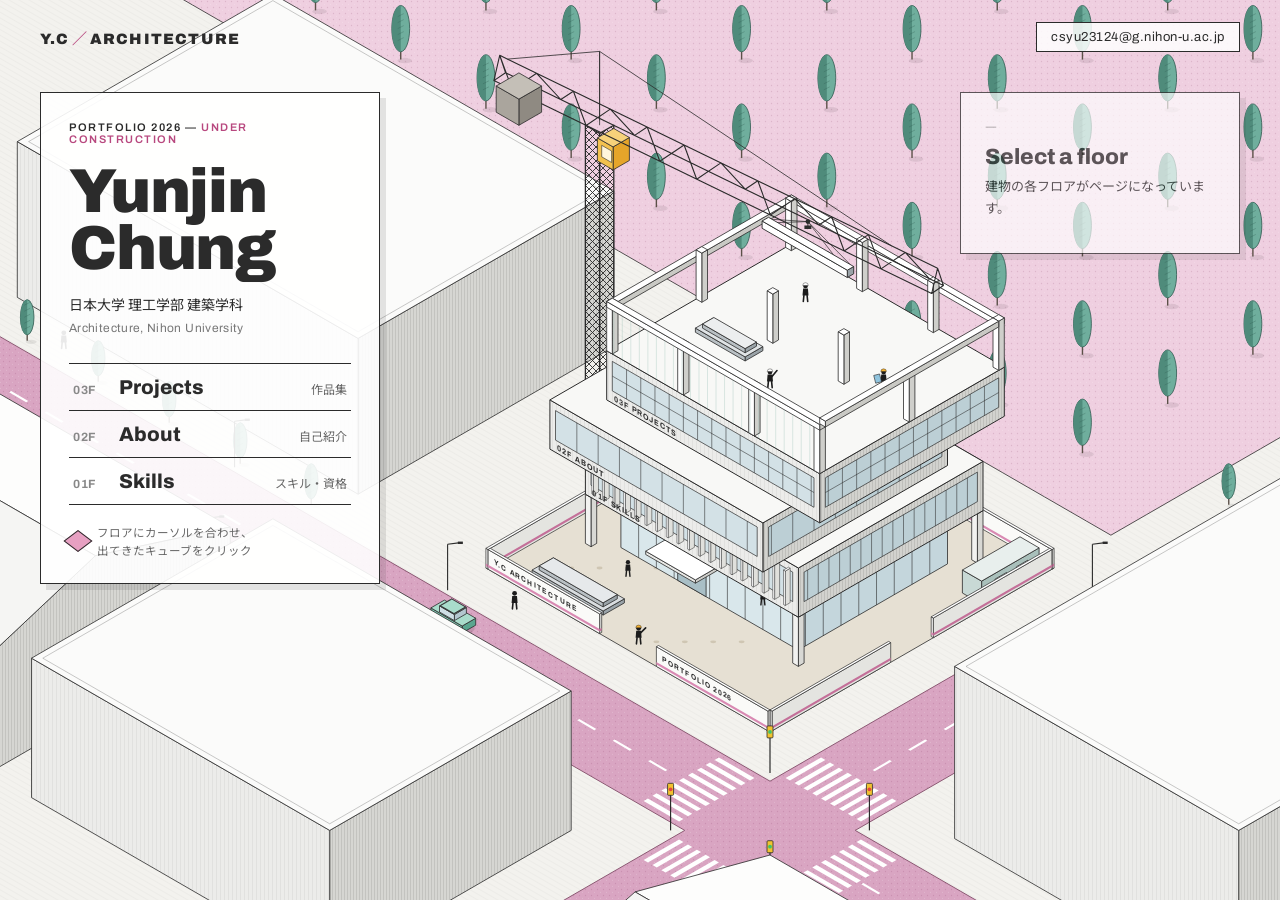
<file: index.html>
<!DOCTYPE html>
<html lang="ja">
<head>
  <meta charset="UTF-8">
  <meta name="viewport" content="width=device-width, initial-scale=1.0">
  <title>Yunjin Chung — Architecture Portfolio</title>
  <meta name="description" content="Chung Yunjin（ジョン ユンジン）の建築ポートフォリオ。日本大学 理工学部 建築学科。設計作品・自己紹介・スキル。">
  <link rel="canonical" href="https://annyonghaseyoyunjinieyo.github.io/archiyunjinchung/">
  <meta property="og:title" content="Yunjin Chung — Architecture Portfolio">
  <meta property="og:description" content="日本大学 理工学部 建築学科 Chung Yunjin の建築ポートフォリオ">
  <meta property="og:type" content="website">
  <meta property="og:url" content="https://annyonghaseyoyunjinieyo.github.io/archiyunjinchung/">
  <meta property="og:image" content="https://annyonghaseyoyunjinieyo.github.io/archiyunjinchung/assets/projects/covers/02.jpg">
  <link rel="preconnect" href="https://fonts.googleapis.com">
  <link rel="preconnect" href="https://fonts.gstatic.com" crossorigin>
  <link href="https://fonts.googleapis.com/css2?family=Archivo:wght@400;600;800;900&family=Noto+Sans+JP:wght@400;500;700&display=swap" rel="stylesheet">
  <link rel="stylesheet" href="css/home.css?v=2">
</head>
<body>

  <!-- Isometric construction scene (drawn by js/home.js) -->
  <svg id="scene" viewBox="0 0 1600 900" preserveAspectRatio="xMidYMid slice" aria-label="工事中の建物のアイソメトリック図">
    <defs>
      <!-- wall hatch (vertical lines) -->
      <pattern id="hatchV" width="3" height="10" patternUnits="userSpaceOnUse">
        <line x1="0.5" y1="0" x2="0.5" y2="10" stroke="#000" stroke-opacity=".13" stroke-width=".7"/>
      </pattern>
      <pattern id="hatchV2" width="4" height="10" patternUnits="userSpaceOnUse">
        <line x1="0.5" y1="0" x2="0.5" y2="10" stroke="#000" stroke-opacity=".07" stroke-width=".7"/>
      </pattern>
      <!-- ground hatch (lines parallel to world x-axis) -->
      <pattern id="hatchG" width="12" height="5" patternUnits="userSpaceOnUse" patternTransform="rotate(30)">
        <line x1="0" y1="0" x2="12" y2="0" stroke="#000" stroke-opacity=".07" stroke-width=".8"/>
      </pattern>
      <!-- road texture -->
      <pattern id="dots" width="6" height="6" patternUnits="userSpaceOnUse">
        <circle cx="1.5" cy="1.5" r=".7" fill="#7a2a55" fill-opacity=".16"/>
        <circle cx="4.5" cy="4.2" r=".5" fill="#fff" fill-opacity=".25"/>
      </pattern>
      <!-- crane lattice -->
      <pattern id="lat" width="7" height="7" patternUnits="userSpaceOnUse">
        <path d="M0,0 L7,7 M7,0 L0,7" stroke="#2b2b2b" stroke-width=".9"/>
      </pattern>
    </defs>
  </svg>

  <!-- ───────── Overlay UI ───────── -->
  <header class="topbar">
    <a class="logo" href="index.html">Y.C<span>／</span>ARCHITECTURE</a>
    <a class="mail" href="mailto:csyu23124@g.nihon-u.ac.jp"><span class="full">csyu23124@g.nihon-u.ac.jp</span><span class="short">MAIL</span></a>
  </header>

  <section class="intro">
    <p class="eyebrow">PORTFOLIO 2026 — <em>UNDER CONSTRUCTION</em></p>
    <h1>Yunjin <br>Chung</h1>
    <p class="sub">日本大学 理工学部 建築学科<br><span>Architecture, Nihon University</span></p>

    <ol class="floor-index">
      <li data-floor="projects"><b>03F</b><span>Projects</span><small>作品集</small></li>
      <li data-floor="about"><b>02F</b><span>About</span><small>自己紹介</small></li>
      <li data-floor="skills"><b>01F</b><span>Skills</span><small>スキル・資格</small></li>
    </ol>
    <p class="hint"><i></i><span class="full">フロアにカーソルを合わせ、<br>出てきたキューブをクリック</span><span class="short">フロアをタップ → キューブをタップ</span></p>
  </section>

  <aside class="caption" id="caption">
    <p class="cap-num" id="capNum">—</p>
    <h2 id="capTitle">Select a floor</h2>
    <p id="capText">建物の各フロアがページになっています。</p>
    <p class="cap-go" id="capGo"></p>
  </aside>

  <div class="wipe" id="wipe"></div>

  <script src="js/home.js?v=2"></script>
</body>
</html>
</file>
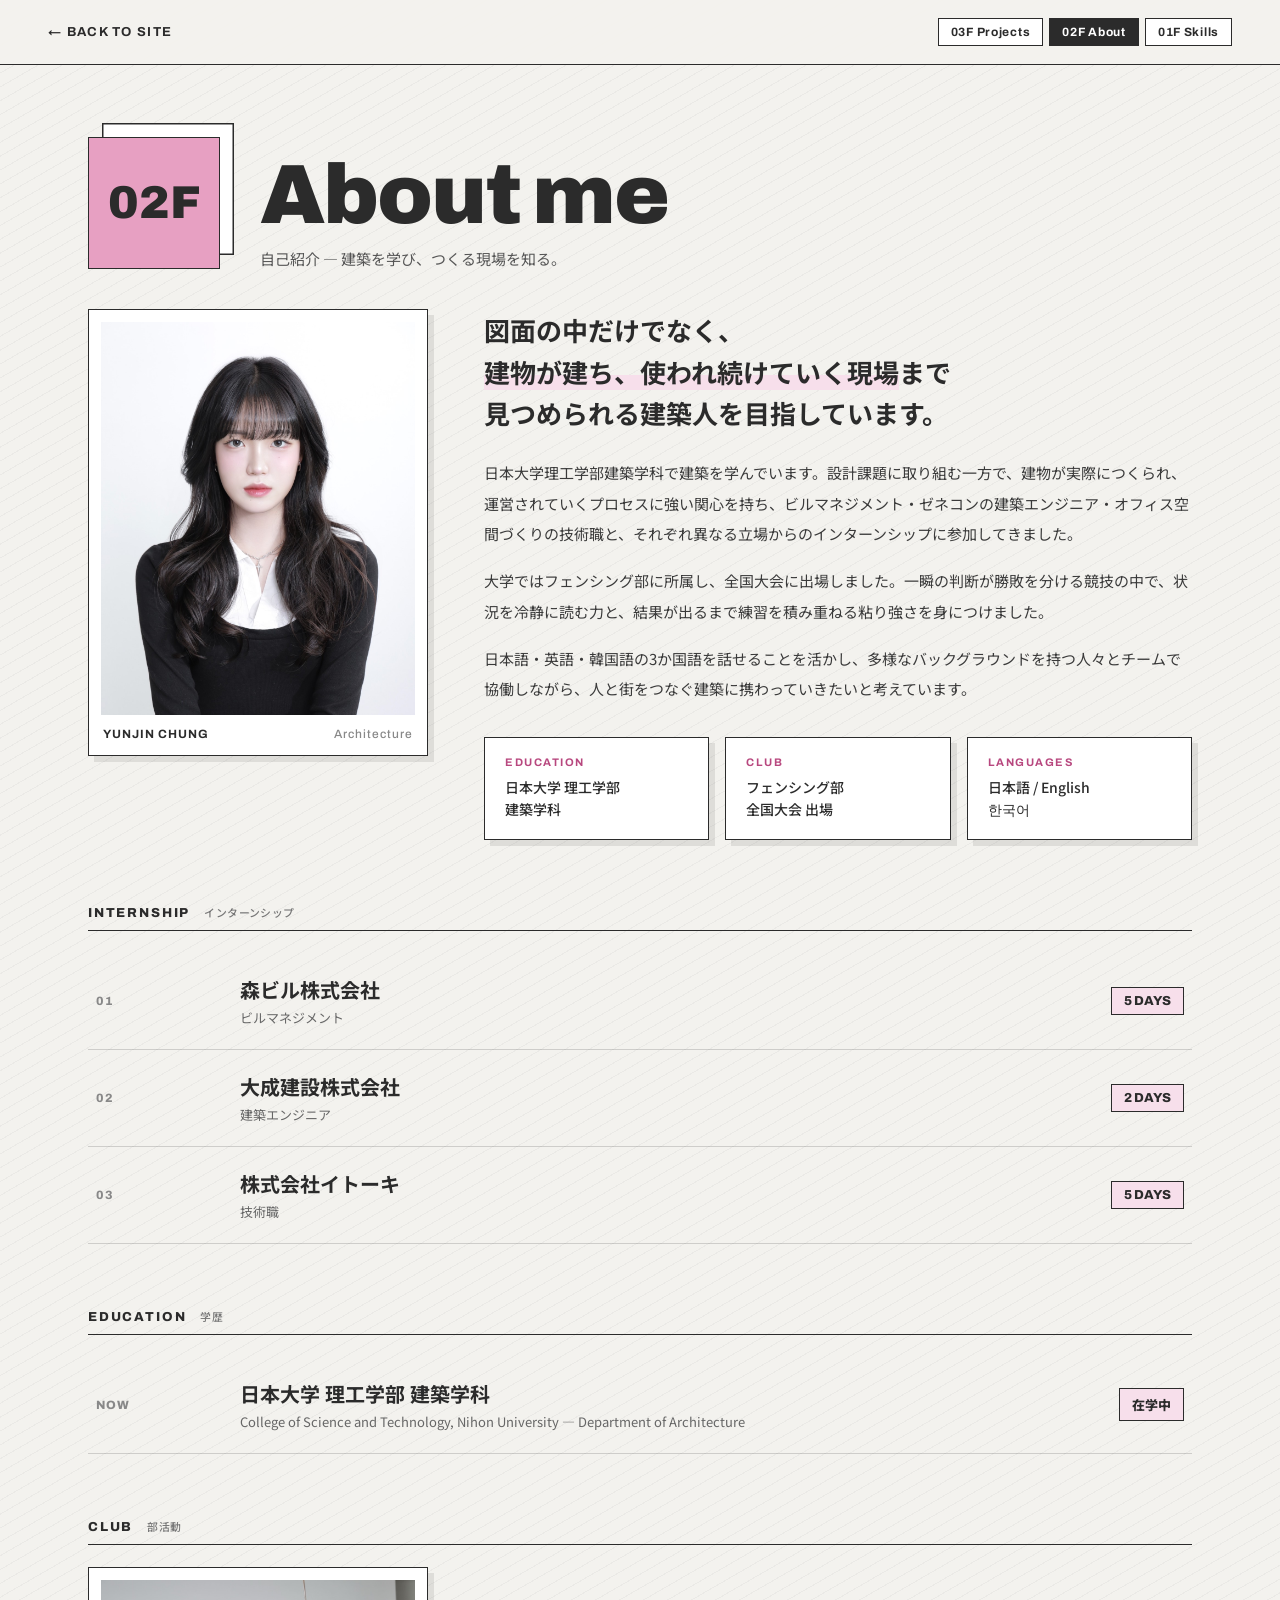
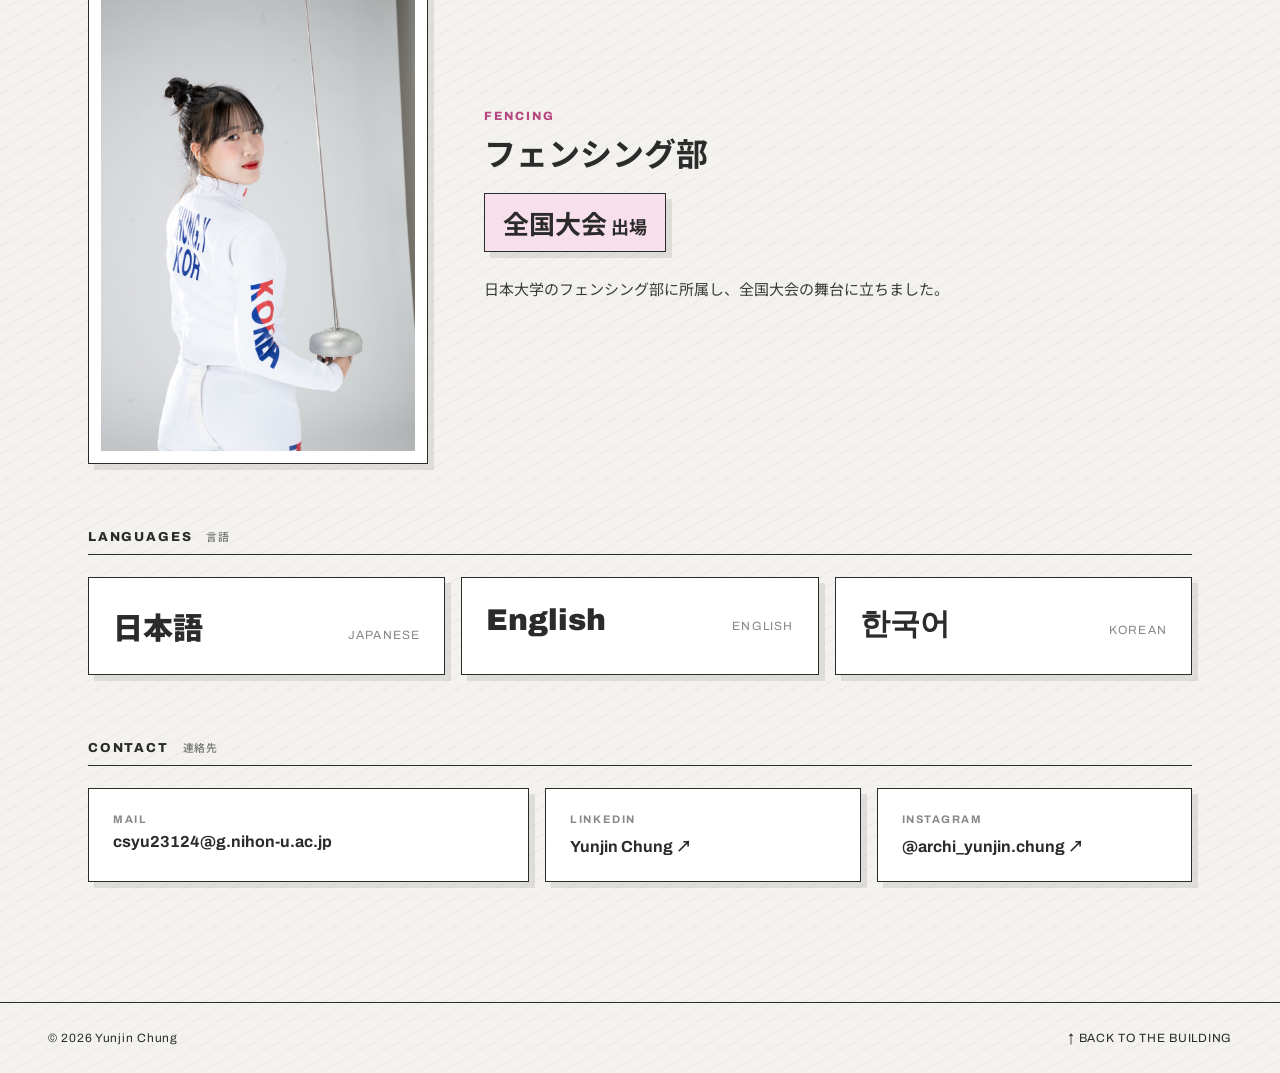
<file: about.html>
<!DOCTYPE html>
<html lang="ja">
<head>
  <meta charset="UTF-8">
  <meta name="viewport" content="width=device-width, initial-scale=1.0">
  <title>About — Yunjin Chung</title>
  <meta name="description" content="Chung Yunjin の自己紹介。日本大学 理工学部 建築学科、インターン経験（森ビル・大成建設・イトーキ）、フェンシング部、3か国語。">
  <link rel="preconnect" href="https://fonts.googleapis.com">
  <link rel="preconnect" href="https://fonts.gstatic.com" crossorigin>
  <link href="https://fonts.googleapis.com/css2?family=Archivo:wght@400;600;800;900&family=Noto+Sans+JP:wght@400;500;700&display=swap" rel="stylesheet">
  <link rel="stylesheet" href="css/sub.css?v=2">
  <style>
    .profile { display: grid; grid-template-columns: 340px 1fr; gap: 56px; align-items: start; }
    .photo { padding: 12px; }
    .photo img { width: 100%; display: block; aspect-ratio: 4 / 5; object-fit: cover; }
    .photo figcaption { display: flex; justify-content: space-between; padding: 12px 2px 2px; font-size: 12px; font-weight: 700; letter-spacing: .08em; }
    .photo figcaption span { color: #888; font-weight: 500; }

    .lead { font-family: var(--jp); font-size: 26px; font-weight: 700; line-height: 1.6; margin: 0 0 24px; }
    .lead em { font-style: normal; background: linear-gradient(transparent 60%, var(--pink-soft) 60%); }
    .body { font-family: var(--jp); font-size: 15px; line-height: 2.05; margin: 0 0 16px; color: #3a3a3a; }

    .facts { display: grid; grid-template-columns: repeat(3, 1fr); gap: 16px; margin-top: 32px; }
    .fact { padding: 18px 20px; }
    .fact b { display: block; font-size: 11px; letter-spacing: .14em; color: var(--pink-deep); margin-bottom: 8px; }
    .fact p { margin: 0; font-family: var(--jp); font-size: 14px; line-height: 1.6; font-weight: 500; }

    .timeline { list-style: none; margin: 0; padding: 0; }
    .timeline li {
      display: grid;
      grid-template-columns: 120px 1fr auto;
      gap: 24px;
      align-items: center;
      padding: 22px 8px;
      border-bottom: 1px solid var(--line);
      transition: background .2s, padding .2s;
    }
    .timeline li:hover { background: #fff; padding-left: 18px; }
    .timeline .tag { font-size: 12px; font-weight: 800; letter-spacing: .1em; color: #888; }
    .timeline h3 { margin: 0; font-family: var(--jp); font-size: 20px; font-weight: 700; }
    .timeline p { margin: 4px 0 0; font-family: var(--jp); font-size: 13px; color: #666; }
    .timeline .days { font-size: 13px; font-weight: 800; padding: 6px 12px; border: 1px solid var(--ink); background: var(--pink-soft); white-space: nowrap; }

    .langs { display: grid; grid-template-columns: repeat(3, 1fr); gap: 16px; }
    .lang { padding: 26px 24px; display: flex; justify-content: space-between; align-items: baseline; }
    .lang strong { font-size: 30px; font-weight: 900; }
    .lang span { font-size: 12px; letter-spacing: .1em; color: #888; }

    .contact { display: grid; grid-template-columns: 1.4fr 1fr 1fr; gap: 16px; }
    .contact a { padding: 24px; text-decoration: none; display: block; transition: transform .2s, background .2s; }
    .contact a:hover { transform: translate(-3px, -3px); background: var(--pink-soft); }
    .contact b { display: block; font-size: 11px; letter-spacing: .14em; color: #888; margin-bottom: 8px; }
    .contact span { font-size: 16px; font-weight: 700; word-break: break-all; }

    .club { display: grid; grid-template-columns: 340px 1fr; gap: 56px; align-items: center; }
    .club-photo { margin: 0; padding: 12px; }
    .club-photo img { width: 100%; display: block; aspect-ratio: 2 / 3; object-fit: cover; }
    .club-tag { margin: 0; font-size: 12px; font-weight: 800; letter-spacing: .16em; color: var(--pink-deep); }
    .club-text h3 { margin: 6px 0 18px; font-family: var(--jp); font-size: 32px; }
    .club-stat {
      display: inline-block;
      margin: 0 0 22px;
      padding: 10px 18px;
      border: 1.5px solid var(--ink);
      background: var(--pink-soft);
      font-family: var(--jp);
      font-size: 18px;
      font-weight: 700;
      box-shadow: 6px 6px 0 rgba(43,43,43,.1);
    }
    .club-stat b { font-size: 26px; }

    @media (max-width: 760px) {
      .club { grid-template-columns: 1fr; gap: 24px; }
      .club-photo { max-width: 320px; }
      .club-text h3 { font-size: 26px; margin-bottom: 14px; }
      .profile { grid-template-columns: 1fr; gap: 28px; }
      .photo { max-width: 320px; }
      .lead { font-size: 20px; }
      .lead br { display: none; }
      .body { font-size: 14px; line-height: 1.95; }
      .facts, .langs, .contact { grid-template-columns: 1fr; gap: 12px; }
      .timeline li { grid-template-columns: 34px 1fr; gap: 6px 14px; padding: 16px 4px; }
      .timeline li:hover { padding-left: 4px; }
      .timeline .days { grid-column: 2; justify-self: start; }
      .timeline h3 { font-size: 17px; }
      .lang strong { font-size: 24px; }
    }
  </style>
</head>
<body>
  <nav class="bar">
    <a class="back" href="index.html">← BACK TO SITE</a>
    <div class="floors">
      <a href="projects.html">03F Projects</a>
      <a class="on" href="about.html">02F About</a>
      <a href="skills.html">01F Skills</a>
    </div>
  </nav>

  <header class="head">
    <div class="elevator">02F</div>
    <div>
      <h1>About me</h1>
      <p>自己紹介 — 建築を学び、つくる現場を知る。</p>
    </div>
  </header>

  <main class="wrap">
    <section class="profile">
      <figure class="photo card" style="margin:0">
        <img src="assets/profile.jpg" alt="Yunjin Chung のポートレート">
        <figcaption>YUNJIN CHUNG <span>Architecture</span></figcaption>
      </figure>

      <div>
        <p class="lead">図面の中だけでなく、<br><em>建物が建ち、使われ続けていく現場</em>まで<br>見つめられる建築人を目指しています。</p>
        <p class="body">
          日本大学理工学部建築学科で建築を学んでいます。設計課題に取り組む一方で、建物が実際につくられ、運営されていくプロセスに強い関心を持ち、ビルマネジメント・ゼネコンの建築エンジニア・オフィス空間づくりの技術職と、それぞれ異なる立場からのインターンシップに参加してきました。
        </p>
        <p class="body">
          大学ではフェンシング部に所属し、全国大会に出場しました。一瞬の判断が勝敗を分ける競技の中で、状況を冷静に読む力と、結果が出るまで練習を積み重ねる粘り強さを身につけました。
        </p>
        <p class="body">
          日本語・英語・韓国語の3か国語を話せることを活かし、多様なバックグラウンドを持つ人々とチームで協働しながら、人と街をつなぐ建築に携わっていきたいと考えています。
        </p>

        <div class="facts">
          <div class="fact card"><b>EDUCATION</b><p>日本大学 理工学部<br>建築学科</p></div>
          <div class="fact card"><b>CLUB</b><p>フェンシング部<br>全国大会 出場</p></div>
          <div class="fact card"><b>LANGUAGES</b><p>日本語 / English<br>한국어</p></div>
        </div>
      </div>
    </section>

    <h2 class="section-title">INTERNSHIP <small>インターンシップ</small></h2>
    <ol class="timeline">
      <li>
        <span class="tag">01</span>
        <div><h3>森ビル株式会社</h3><p>ビルマネジメント</p></div>
        <span class="days">5 DAYS</span>
      </li>
      <li>
        <span class="tag">02</span>
        <div><h3>大成建設株式会社</h3><p>建築エンジニア</p></div>
        <span class="days">2 DAYS</span>
      </li>
      <li>
        <span class="tag">03</span>
        <div><h3>株式会社イトーキ</h3><p>技術職</p></div>
        <span class="days">5 DAYS</span>
      </li>
    </ol>

    <h2 class="section-title">EDUCATION <small>学歴</small></h2>
    <ol class="timeline">
      <li>
        <span class="tag">NOW</span>
        <div><h3>日本大学 理工学部 建築学科</h3><p>College of Science and Technology, Nihon University — Department of Architecture</p></div>
        <span class="days">在学中</span>
      </li>
    </ol>

    <h2 class="section-title">CLUB <small>部活動</small></h2>
    <section class="club">
      <figure class="club-photo card">
        <img src="assets/fencing.jpg" alt="フェンシングのユニフォームを着た Yunjin Chung" loading="lazy">
      </figure>
      <div class="club-text">
        <p class="club-tag">FENCING</p>
        <h3>フェンシング部</h3>
        <p class="club-stat"><b>全国大会</b> 出場</p>
        <p class="body">日本大学のフェンシング部に所属し、全国大会の舞台に立ちました。</p>
      </div>
    </section>

    <h2 class="section-title">LANGUAGES <small>言語</small></h2>
    <div class="langs">
      <div class="lang card"><strong>日本語</strong><span>JAPANESE</span></div>
      <div class="lang card"><strong>English</strong><span>ENGLISH</span></div>
      <div class="lang card"><strong>한국어</strong><span>KOREAN</span></div>
    </div>

    <h2 class="section-title">CONTACT <small>連絡先</small></h2>
    <div class="contact">
      <a class="card" href="mailto:csyu23124@g.nihon-u.ac.jp"><b>MAIL</b><span>csyu23124@g.nihon-u.ac.jp</span></a>
      <a class="card" href="https://www.linkedin.com/in/yunjin-chung-062601381/" target="_blank" rel="noopener"><b>LINKEDIN</b><span>Yunjin Chung ↗</span></a>
      <a class="card" href="https://www.instagram.com/archi_yunjin.chung" target="_blank" rel="noopener"><b>INSTAGRAM</b><span>@archi_yunjin.chung ↗</span></a>
    </div>
  </main>

  <footer class="footer">
    <span>© 2026 Yunjin Chung</span>
    <a href="index.html">↑ BACK TO THE BUILDING</a>
  </footer>
</body>
</html>
</file>
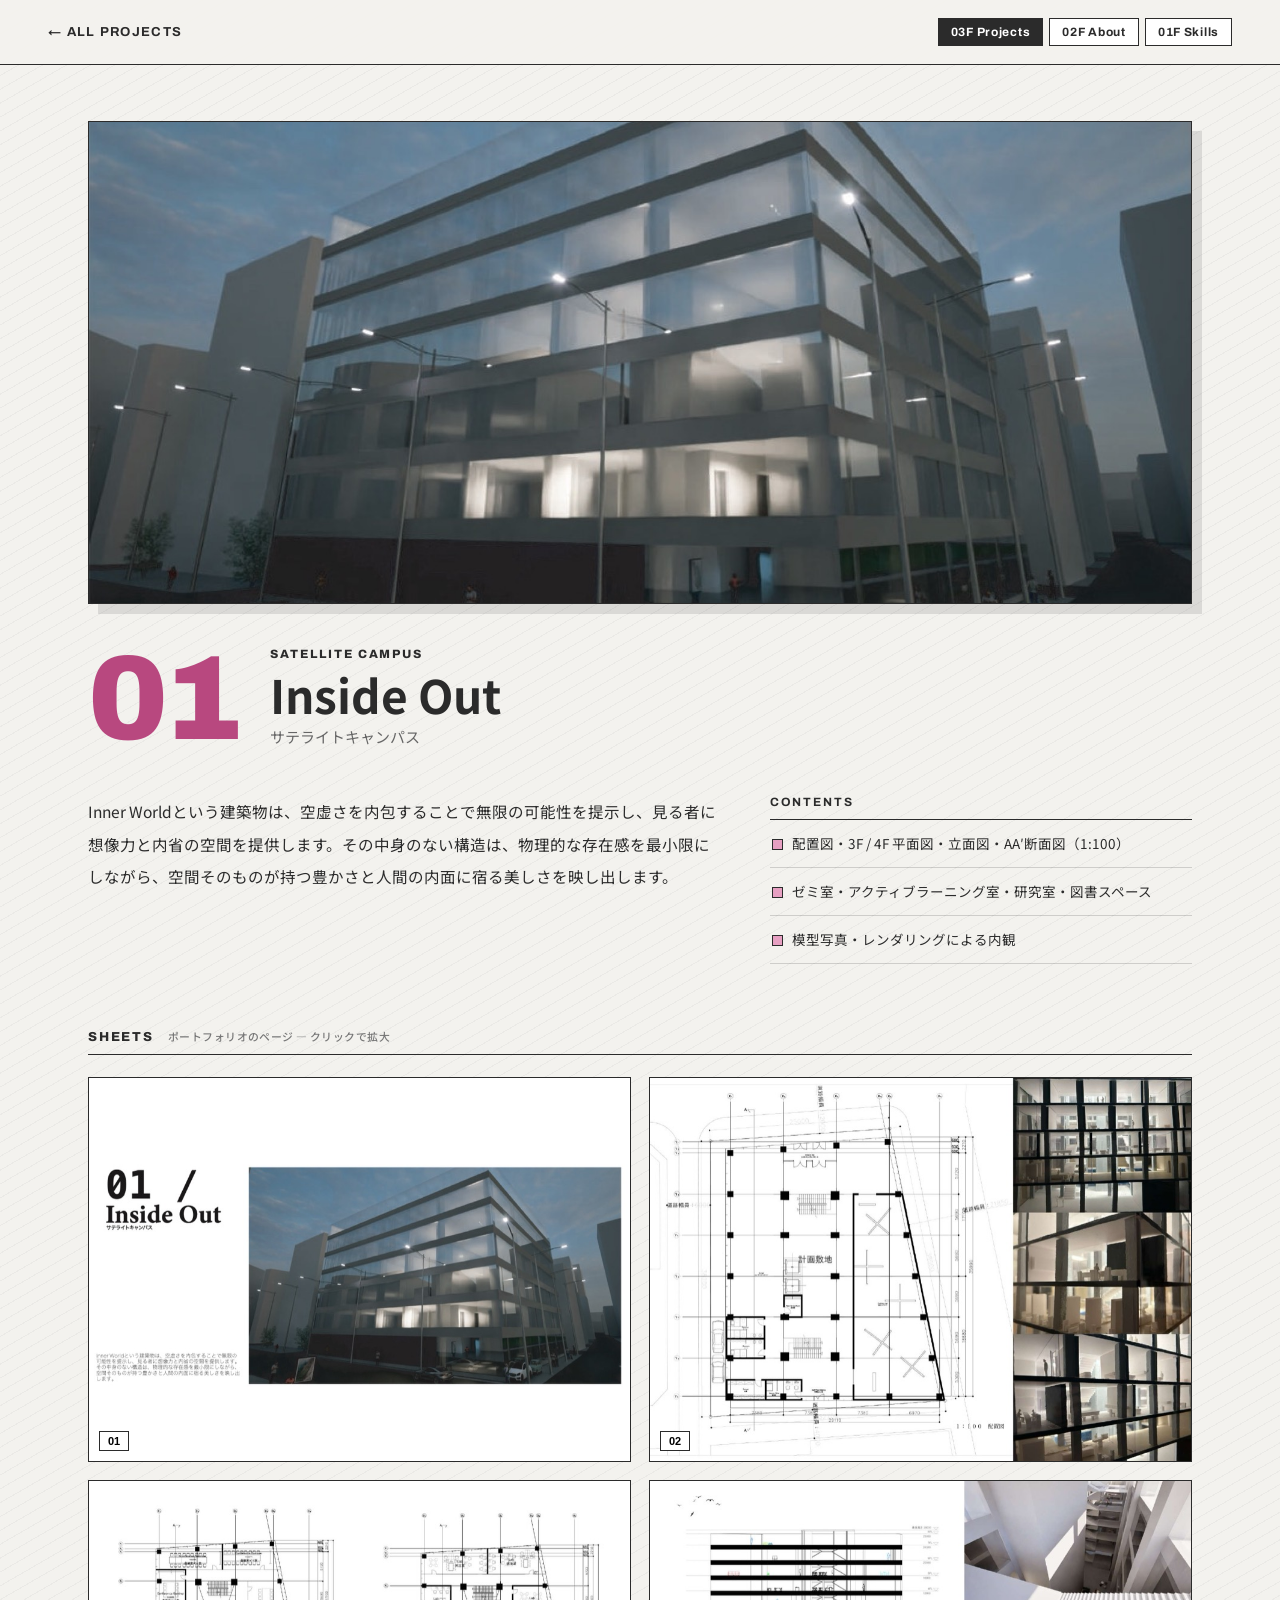
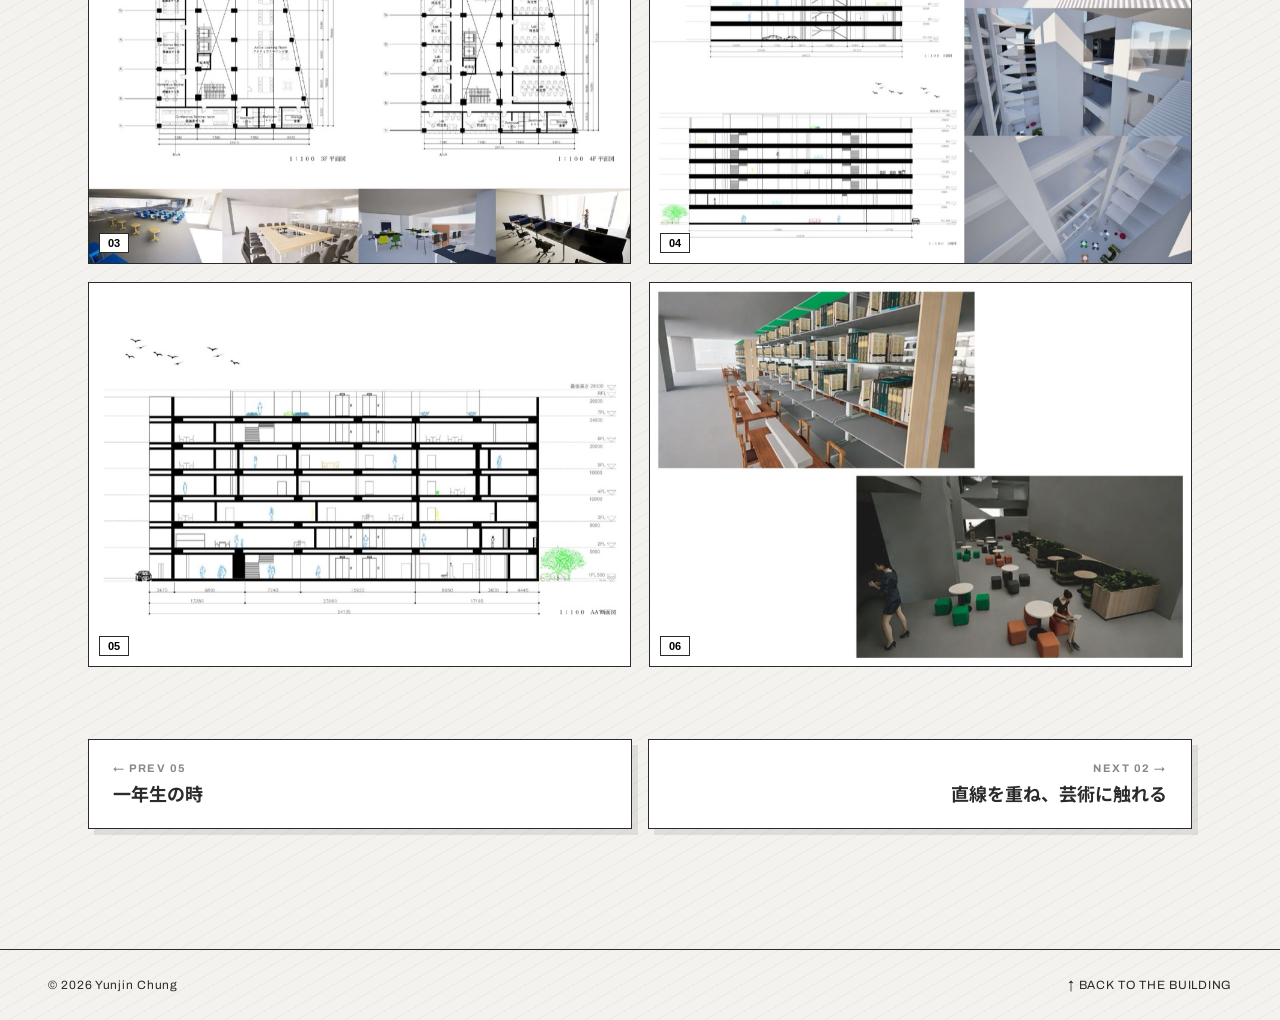
<file: project.html>
<!DOCTYPE html>
<html lang="ja">
<head>
  <meta charset="UTF-8">
  <meta name="viewport" content="width=device-width, initial-scale=1.0">
  <title>Project — Yunjin Chung</title>
  <meta name="description" content="Chung Yunjin の建築プロジェクト詳細">
  <link rel="preconnect" href="https://fonts.googleapis.com">
  <link rel="preconnect" href="https://fonts.gstatic.com" crossorigin>
  <link href="https://fonts.googleapis.com/css2?family=Archivo:wght@400;600;800;900&family=Noto+Sans+JP:wght@400;500;700&display=swap" rel="stylesheet">
  <link rel="stylesheet" href="css/sub.css?v=2">
  <style>
    .hero { max-width: 1200px; margin: 0 auto; padding: 56px 48px 0; }
    .hero-img {
      width: 100%;
      aspect-ratio: 16 / 7;
      object-fit: cover;
      display: block;
      border: 1.5px solid var(--ink);
      box-shadow: 10px 10px 0 rgba(43,43,43,.12);
    }
    .title-row {
      display: grid;
      grid-template-columns: auto 1fr;
      gap: 32px;
      align-items: end;
      margin: 40px 0 0;
    }
    .num {
      font-size: 120px;
      font-weight: 900;
      line-height: .8;
      letter-spacing: -.04em;
      color: var(--pink-deep);
    }
    .title-row small { font-size: 12px; font-weight: 800; letter-spacing: .16em; }
    .title-row h1 { margin: 6px 0 4px; font-family: var(--jp); font-size: 46px; line-height: 1.2; font-weight: 700; }
    .title-row p { margin: 0; font-family: var(--jp); font-size: 15px; color: #666; }

    .info { display: grid; grid-template-columns: 1.5fr 1fr; gap: 48px; margin-top: 48px; }
    .info .desc { font-family: var(--jp); font-size: 15.5px; line-height: 2.1; margin: 0; }
    .info ul { list-style: none; margin: 0; padding: 0; border-top: 1px solid var(--ink); }
    .info li { font-family: var(--jp); font-size: 13.5px; line-height: 1.7; padding: 12px 0 12px 22px; border-bottom: 1px solid var(--line); position: relative; }
    .info li::before { content: ''; position: absolute; left: 2px; top: 19px; width: 9px; height: 9px; background: var(--pink); border: 1px solid var(--ink); }
    .info h4 { margin: 0 0 10px; font-size: 12px; letter-spacing: .16em; }

    .pages { display: grid; grid-template-columns: repeat(2, 1fr); gap: 18px; }
    .pages button {
      padding: 0;
      border: 1px solid var(--ink);
      background: #fff;
      cursor: zoom-in;
      display: block;
      position: relative;
      transition: transform .2s, box-shadow .2s;
    }
    .pages button:hover { transform: translate(-3px, -3px); box-shadow: 6px 6px 0 rgba(43,43,43,.15); }
    .pages img { width: 100%; display: block; aspect-ratio: 841.89 / 595.28; object-fit: cover; }
    .pages span { position: absolute; left: 10px; bottom: 10px; font-size: 11px; font-weight: 800; padding: 3px 8px; background: #fff; border: 1px solid var(--ink); }

    .pn { display: grid; grid-template-columns: 1fr 1fr; gap: 16px; margin-top: 72px; }
    .pn a { padding: 22px 24px; text-decoration: none; transition: background .2s; }
    .pn a:hover { background: var(--pink-soft); }
    .pn a.next { text-align: right; }
    .pn b { display: block; font-size: 11px; letter-spacing: .14em; color: #888; margin-bottom: 6px; }
    .pn span { font-family: var(--jp); font-size: 18px; font-weight: 700; }

    /* lightbox */
    .lb {
      position: fixed;
      inset: 0;
      z-index: 100;
      background: rgba(30,30,30,.92);
      display: none;
      align-items: center;
      justify-content: center;
    }
    .lb.on { display: flex; }
    .lb img { max-width: 92vw; max-height: 88vh; background: #fff; box-shadow: 0 10px 40px rgba(0,0,0,.4); }
    .lb button {
      position: absolute;
      background: #fff;
      border: 1.5px solid var(--ink);
      width: 52px; height: 52px;
      font-size: 22px;
      font-weight: 900;
      cursor: pointer;
    }
    .lb button:hover { background: var(--pink); }
    .lb .prev { left: 24px; top: 50%; translate: 0 -50%; }
    .lb .next { right: 24px; top: 50%; translate: 0 -50%; }
    .lb .close { right: 24px; top: 24px; }
    .lb .count { position: absolute; bottom: 22px; left: 50%; translate: -50% 0; color: #fff; font-size: 13px; letter-spacing: .12em; font-weight: 700; }

    @media (max-width: 760px) {
      .hero { padding: 24px 16px 0; }
      .hero-img { aspect-ratio: 4 / 3; box-shadow: 6px 6px 0 rgba(43,43,43,.12); }
      .title-row { grid-template-columns: 1fr; gap: 6px; margin-top: 24px; }
      .num { font-size: 64px; }
      .title-row h1 { font-size: 28px; }
      .title-row p { font-size: 13px; }
      .info { grid-template-columns: 1fr; gap: 28px; margin-top: 28px; }
      .info .desc { font-size: 14.5px; line-height: 2; }
      .pages { grid-template-columns: 1fr; gap: 12px; }
      .pn { grid-template-columns: 1fr; gap: 10px; margin-top: 48px; }
      .pn a.next { text-align: left; }
      .pn span { font-size: 16px; }
      .lb img { max-width: 100vw; max-height: 80vh; }
      .lb button { width: 44px; height: 44px; font-size: 18px; }
      .lb .prev, .lb .next { top: auto; bottom: 14px; translate: none; }
      .lb .prev { left: 14px; }
      .lb .next { right: 14px; }
      .lb .close { right: 14px; top: 14px; }
    }
  </style>
</head>
<body>
  <nav class="bar">
    <a class="back" href="projects.html">← ALL PROJECTS</a>
    <div class="floors">
      <a class="on" href="projects.html">03F Projects</a>
      <a href="about.html">02F About</a>
      <a href="skills.html">01F Skills</a>
    </div>
  </nav>

  <section class="hero">
    <img class="hero-img" id="hero" alt="">
    <div class="title-row">
      <div class="num" id="num"></div>
      <div>
        <small id="tag"></small>
        <h1 id="title"></h1>
        <p id="sub"></p>
      </div>
    </div>
  </section>

  <main class="wrap">
    <div class="info">
      <p class="desc" id="desc"></p>
      <div><h4>CONTENTS</h4><ul id="contents"></ul></div>
    </div>

    <h2 class="section-title">SHEETS <small>ポートフォリオのページ — クリックで拡大</small></h2>
    <div class="pages" id="pages"></div>

    <div class="pn" id="pn"></div>
  </main>

  <footer class="footer">
    <span>© 2026 Yunjin Chung</span>
    <a href="index.html">↑ BACK TO THE BUILDING</a>
  </footer>

  <div class="lb" id="lb">
    <img id="lbImg" alt="">
    <button class="close" id="lbClose" aria-label="閉じる">×</button>
    <button class="prev" id="lbPrev" aria-label="前へ">←</button>
    <button class="next" id="lbNext" aria-label="次へ">→</button>
    <div class="count" id="lbCount"></div>
  </div>

  <script src="js/projects-data.js?v=2"></script>
  <script>
    const id = new URLSearchParams(location.search).get('id') || '01';
    const i = Math.max(0, PROJECTS.findIndex((p) => p.id === id));
    const p = PROJECTS[i];
    const $ = (s) => document.getElementById(s);

    document.title = `${p.title} — Yunjin Chung`;
    $('hero').src = `assets/projects/covers/${p.id}.jpg`;
    $('hero').alt = p.title;
    $('num').textContent = p.id;
    $('tag').textContent = p.tag;
    $('title').textContent = p.title;
    $('sub').textContent = p.sub;
    $('desc').textContent = p.desc;
    $('contents').innerHTML = p.contents.map((c) => `<li>${c}</li>`).join('');

    $('pages').innerHTML = p.pages.map((pg, k) =>
      `<button data-k="${k}"><img src="assets/projects/thumbs/${pg}.jpg" alt="${p.title} — ${k + 1}" loading="lazy"><span>${String(k + 1).padStart(2, '0')}</span></button>`
    ).join('');

    const prev = PROJECTS[(i - 1 + PROJECTS.length) % PROJECTS.length];
    const next = PROJECTS[(i + 1) % PROJECTS.length];
    $('pn').innerHTML = `
      <a class="card" href="project.html?id=${prev.id}"><b>← PREV ${prev.id}</b><span>${prev.title}</span></a>
      <a class="card next" href="project.html?id=${next.id}"><b>NEXT ${next.id} →</b><span>${next.title}</span></a>`;

    // lightbox
    let cur = 0;
    const show = (k) => {
      cur = (k + p.pages.length) % p.pages.length;
      $('lbImg').src = `assets/projects/pages/${p.pages[cur]}.jpg`;
      $('lbCount').textContent = `${cur + 1} / ${p.pages.length}`;
      $('lb').classList.add('on');
    };
    const close = () => $('lb').classList.remove('on');
    $('pages').addEventListener('click', (e) => { const b = e.target.closest('button'); if (b) show(+b.dataset.k); });
    $('lbPrev').onclick = () => show(cur - 1);
    $('lbNext').onclick = () => show(cur + 1);
    $('lbClose').onclick = close;
    $('lb').addEventListener('click', (e) => { if (e.target.id === 'lb') close(); });
    document.addEventListener('keydown', (e) => {
      if (!$('lb').classList.contains('on')) return;
      if (e.key === 'Escape') close();
      if (e.key === 'ArrowLeft') show(cur - 1);
      if (e.key === 'ArrowRight') show(cur + 1);
    });
  </script>
</body>
</html>
</file>
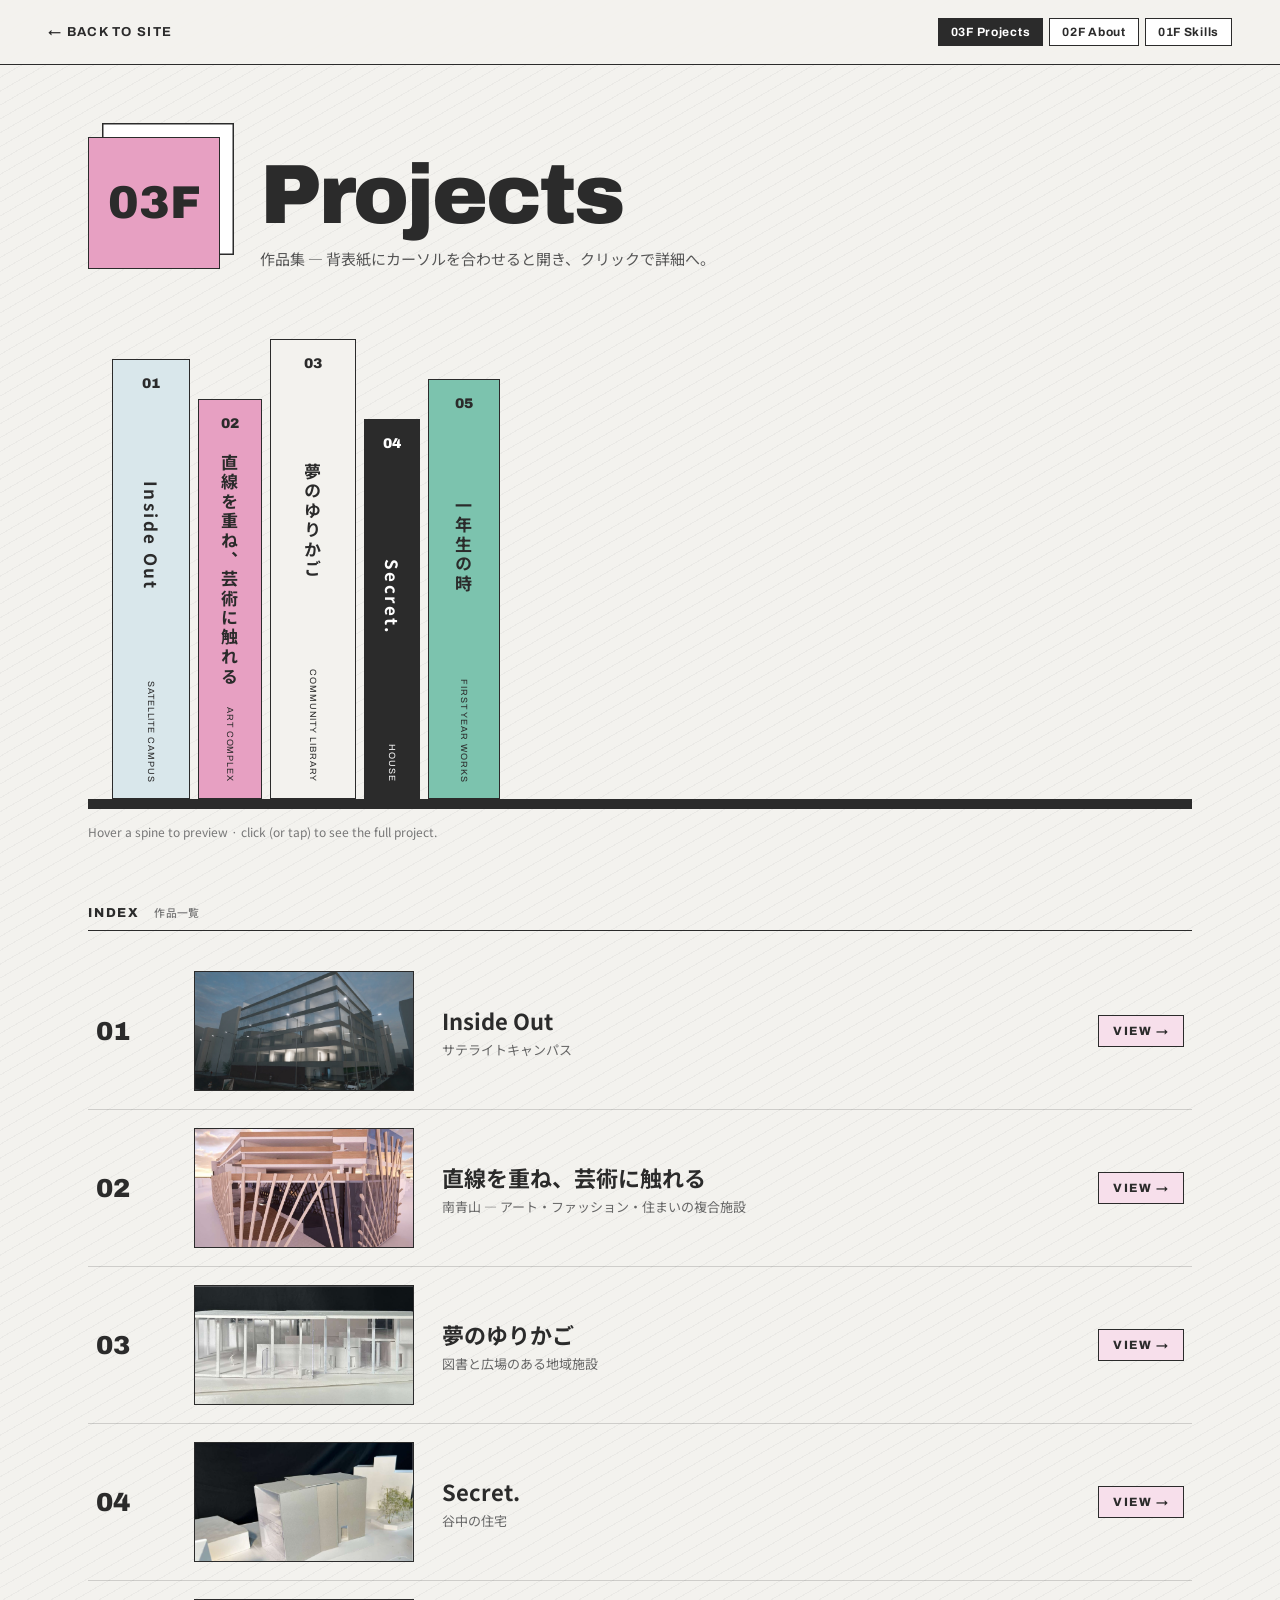
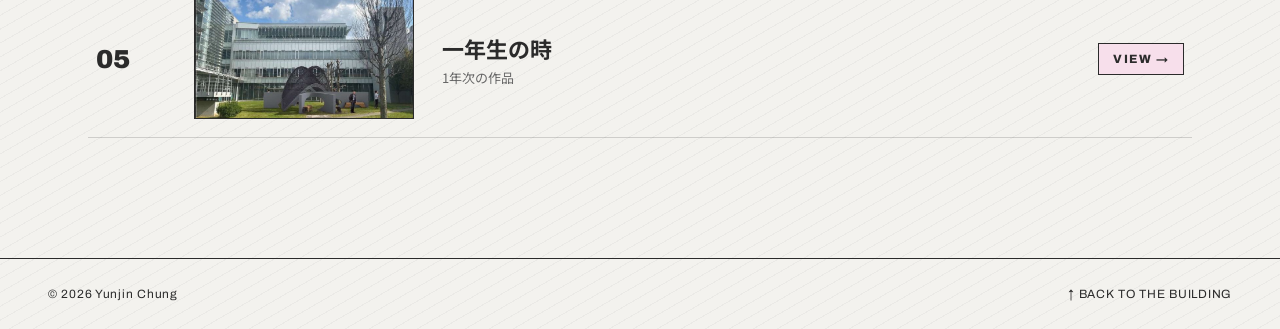
<file: projects.html>
<!DOCTYPE html>
<html lang="ja">
<head>
  <meta charset="UTF-8">
  <meta name="viewport" content="width=device-width, initial-scale=1.0">
  <title>Projects — Yunjin Chung</title>
  <meta name="description" content="Chung Yunjin の建築作品集：Inside Out、直線を重ね、芸術に触れる、夢のゆりかご、Secret.、一年生の時。">
  <link rel="preconnect" href="https://fonts.googleapis.com">
  <link rel="preconnect" href="https://fonts.gstatic.com" crossorigin>
  <link href="https://fonts.googleapis.com/css2?family=Archivo:wght@400;600;800;900&family=Noto+Sans+JP:wght@400;500;700&display=swap" rel="stylesheet">
  <link rel="stylesheet" href="css/sub.css?v=2">
  <style>
    /* bookshelf of projects — hover a spine to open it, click to enter */
    .shelf {
      display: flex;
      align-items: flex-end;
      gap: 8px;
      height: 500px;
      padding: 0 24px;
      border-bottom: 10px solid var(--ink);
    }
    .spine {
      position: relative;
      flex: 0 0 var(--w, 70px);
      height: var(--h, 400px);
      background: var(--c, #fff);
      border: 1.5px solid var(--ink);
      display: flex;
      flex-direction: column;
      justify-content: space-between;
      padding: 16px 0;
      overflow: hidden;
      text-decoration: none;
      color: inherit;
      transition: flex-basis .5s cubic-bezier(.2,.7,.2,1), transform .3s;
    }
    .spine.dark { color: #fff; }
    .spine .no { text-align: center; font-size: 14px; font-weight: 900; }
    .spine .title {
      writing-mode: vertical-rl;
      margin: 0 auto;
      font-family: var(--jp);
      font-weight: 700;
      font-size: 17px;
      letter-spacing: .14em;
      white-space: nowrap;
    }
    .spine .yr { text-align: center; font-size: 9px; letter-spacing: .1em; writing-mode: vertical-rl; margin: 0 auto; }
    .spine .cover {
      position: absolute;
      inset: 0;
      opacity: 0;
      transition: opacity .3s .12s;
      display: flex;
      flex-direction: column;
      background: #fff;
      color: var(--ink);
    }
    .spine .cover img { width: 100%; flex: 1; min-height: 0; object-fit: cover; display: block; border-bottom: 1.5px solid var(--ink); }
    .spine .cover div { padding: 16px 20px 18px; }
    .spine .cover small { font-size: 11px; font-weight: 800; letter-spacing: .14em; color: var(--pink-deep); }
    .spine .cover h3 { margin: 4px 0 2px; font-family: var(--jp); font-size: 22px; line-height: 1.3; }
    .spine .cover p { margin: 0; font-family: var(--jp); font-size: 12.5px; color: #666; }
    .spine .cover em { display: block; margin-top: 10px; font-style: normal; font-size: 11px; font-weight: 700; letter-spacing: .12em; }
    .spine:hover, .spine.open { flex-basis: 440px; transform: translateY(-12px); }
    .spine:hover .cover, .spine.open .cover { opacity: 1; }
    .shelf-note { font-size: 12px; color: #777; margin-top: 14px; font-family: var(--jp); }

    /* index list */
    .index { list-style: none; margin: 0; padding: 0; }
    .index a {
      display: grid;
      grid-template-columns: 70px 220px 1fr auto;
      gap: 28px;
      align-items: center;
      padding: 18px 8px;
      border-bottom: 1px solid var(--line);
      text-decoration: none;
      transition: background .2s, padding .2s;
    }
    .index a:hover { background: #fff; padding-left: 18px; }
    .index .n { font-size: 26px; font-weight: 900; }
    .index img { width: 220px; height: 120px; object-fit: cover; border: 1px solid var(--ink); display: block; }
    .index h3 { margin: 0; font-family: var(--jp); font-size: 22px; }
    .index p { margin: 4px 0 0; font-family: var(--jp); font-size: 13px; color: #666; }
    .index .go { font-size: 12px; font-weight: 800; letter-spacing: .12em; padding: 8px 14px; border: 1px solid var(--ink); background: var(--pink-soft); }

    @media (max-width: 760px) {
      /* shelf scrolls sideways; spines are plain links (no hover on phones) */
      .shelf { height: 360px; padding: 0 8px; gap: 6px; overflow-x: auto; overflow-y: hidden; scroll-snap-type: x mandatory; }
      .spine { height: calc(var(--h) * .75); flex-basis: calc(var(--w) * .85); scroll-snap-align: start; }
      .spine:hover { flex-basis: calc(var(--w) * .85); transform: none; }
      .spine:hover .cover { opacity: 0; }
      .spine .title { font-size: 15px; }
      .index a { grid-template-columns: 1fr auto; gap: 10px 14px; padding: 16px 0; }
      .index a:hover { padding-left: 0; }
      .index img { grid-column: 1 / -1; width: 100%; height: auto; aspect-ratio: 16 / 9; order: -1; }
      .index .n { font-size: 22px; grid-column: 1 / -1; }
      .index h3 { font-size: 19px; }
      .index .go { align-self: start; }
    }
  </style>
</head>
<body>
  <nav class="bar">
    <a class="back" href="index.html">← BACK TO SITE</a>
    <div class="floors">
      <a class="on" href="projects.html">03F Projects</a>
      <a href="about.html">02F About</a>
      <a href="skills.html">01F Skills</a>
    </div>
  </nav>

  <header class="head">
    <div class="elevator">03F</div>
    <div>
      <h1>Projects</h1>
      <p>作品集 — 背表紙にカーソルを合わせると開き、クリックで詳細へ。</p>
    </div>
  </header>

  <main class="wrap">
    <div class="shelf" id="shelf"></div>
    <p class="shelf-note">Hover a spine to preview · click (or tap) to see the full project.</p>

    <h2 class="section-title">INDEX <small>作品一覧</small></h2>
    <ol class="index" id="index"></ol>
  </main>

  <footer class="footer">
    <span>© 2026 Yunjin Chung</span>
    <a href="index.html">↑ BACK TO THE BUILDING</a>
  </footer>

  <script src="js/projects-data.js?v=2"></script>
  <script>
    const sizes = [[78, 440], [64, 400], [86, 460], [56, 380], [72, 420]];
    const shelf = document.getElementById('shelf');
    const index = document.getElementById('index');
    PROJECTS.forEach((p, i) => {
      const [w, h] = sizes[i % sizes.length];
      const href = `project.html?id=${p.id}`;
      const cover = `assets/projects/covers/${p.id}.jpg`;

      const el = document.createElement('a');
      el.className = 'spine' + (p.dark ? ' dark' : '');
      el.href = href;
      el.style.cssText = `--c:${p.color};--w:${w}px;--h:${h}px`;
      el.innerHTML = `
        <span class="no">${p.id}</span>
        <span class="title">${p.title}</span>
        <span class="yr">${p.tag}</span>
        <div class="cover">
          <img src="${cover}" alt="${p.title}">
          <div><small>${p.id} — ${p.tag}</small><h3>${p.title}</h3><p>${p.sub}</p><em>VIEW PROJECT →</em></div>
        </div>`;
      shelf.appendChild(el);

      const li = document.createElement('li');
      li.innerHTML = `<a href="${href}">
        <span class="n">${p.id}</span>
        <img src="${cover}" alt="" loading="lazy">
        <div><h3>${p.title}</h3><p>${p.sub}</p></div>
        <span class="go">VIEW →</span></a>`;
      index.appendChild(li);
    });
  </script>
</body>
</html>
</file>
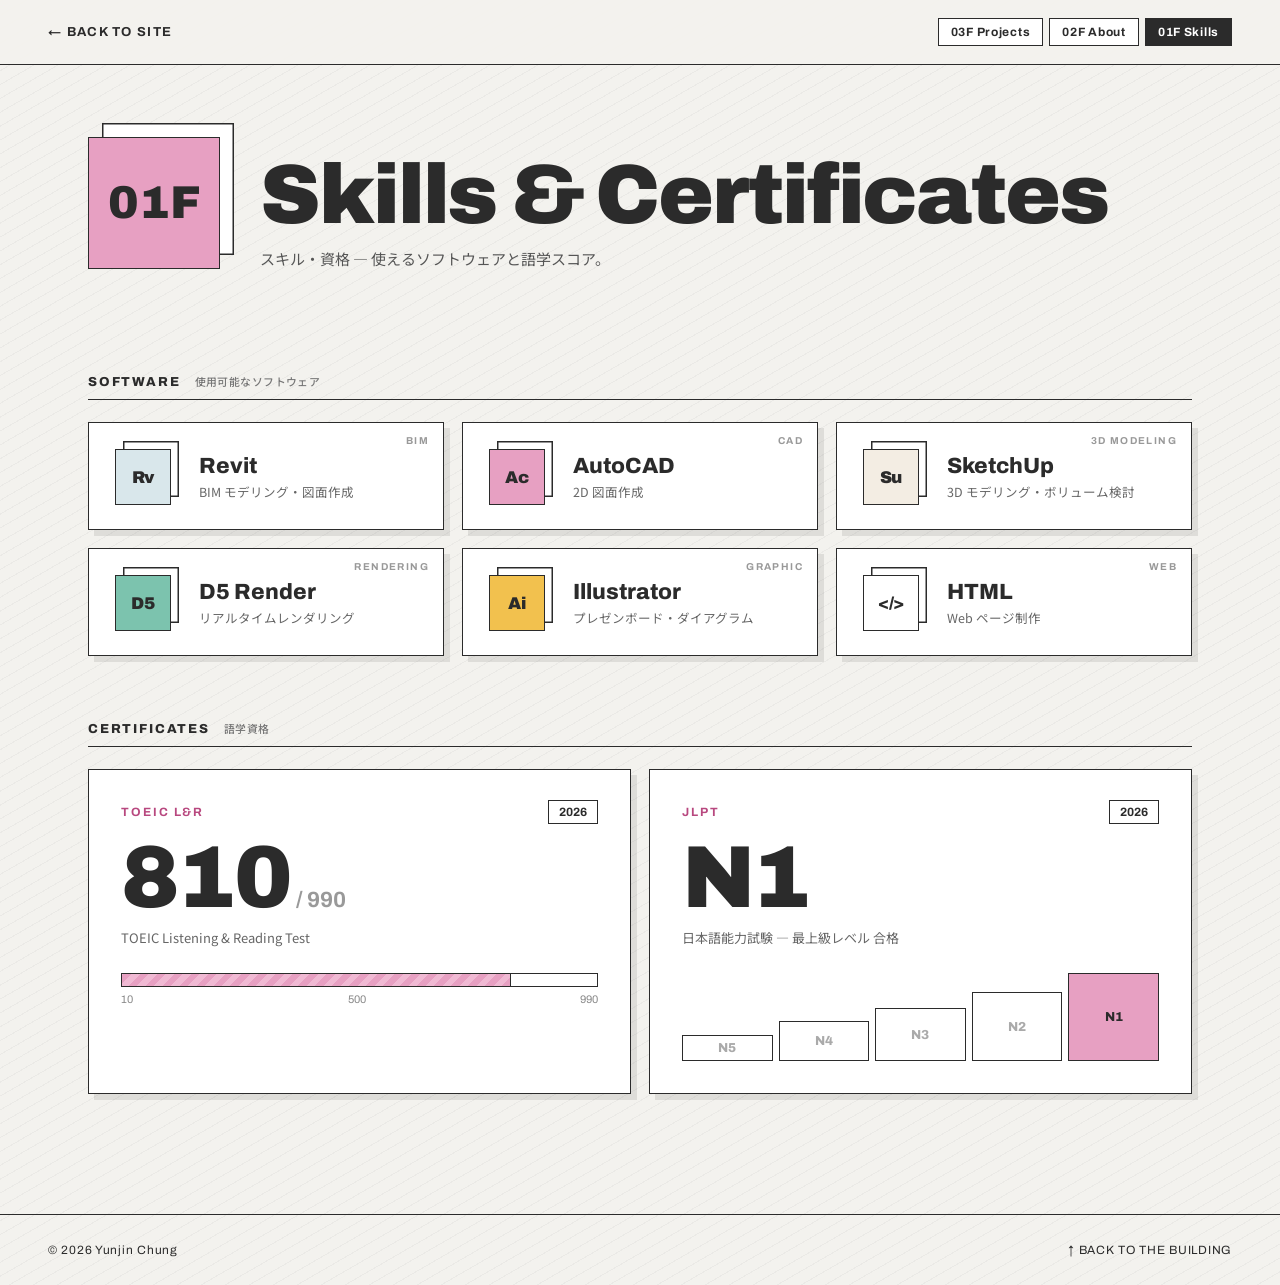
<file: skills.html>
<!DOCTYPE html>
<html lang="ja">
<head>
  <meta charset="UTF-8">
  <meta name="viewport" content="width=device-width, initial-scale=1.0">
  <title>Skills — Yunjin Chung</title>
  <meta name="description" content="Chung Yunjin のスキル・資格：Revit、AutoCAD、SketchUp、D5 Render、Illustrator、HTML。TOEIC 810、JLPT N1。">
  <link rel="preconnect" href="https://fonts.googleapis.com">
  <link rel="preconnect" href="https://fonts.gstatic.com" crossorigin>
  <link href="https://fonts.googleapis.com/css2?family=Archivo:wght@400;600;800;900&family=Noto+Sans+JP:wght@400;500;700&display=swap" rel="stylesheet">
  <link rel="stylesheet" href="css/sub.css?v=2">
  <style>
    /* ── software ── */
    .tools { display: grid; grid-template-columns: repeat(3, 1fr); gap: 18px; }
    .tool {
      position: relative;
      padding: 26px 26px 24px;
      display: grid;
      grid-template-columns: 64px 1fr;
      gap: 20px;
      align-items: center;
      transition: transform .25s, background .25s;
    }
    .tool:hover { transform: translate(-4px, -4px); background: var(--pink-soft); }
    .tool .mark {
      width: 56px; height: 56px;
      border: 1.5px solid var(--ink);
      background: var(--c, var(--pink));
      display: grid;
      place-items: center;
      font-weight: 900;
      font-size: 17px;
      letter-spacing: -.02em;
      box-shadow: 8px -8px 0 -1.5px #fff, 8px -8px 0 0 var(--ink);
    }
    .tool h3 { margin: 0; font-size: 22px; font-weight: 800; }
    .tool p { margin: 4px 0 0; font-family: var(--jp); font-size: 12.5px; color: #666; }
    .tool .cat {
      position: absolute;
      top: 12px; right: 14px;
      font-size: 10px;
      letter-spacing: .14em;
      font-weight: 700;
      color: #999;
    }

    /* ── certificates ── */
    .certs { display: grid; grid-template-columns: 1fr 1fr; gap: 18px; }
    .cert { padding: 30px 32px 32px; }
    .cert-head { display: flex; justify-content: space-between; align-items: baseline; margin-bottom: 10px; }
    .cert-head b { font-size: 12px; letter-spacing: .16em; color: var(--pink-deep); }
    .cert-head span { font-size: 12px; font-weight: 700; padding: 4px 10px; border: 1px solid var(--ink); }
    .cert h3 { margin: 0; font-size: 88px; font-weight: 900; line-height: 1; letter-spacing: -.03em; }
    .cert h3 small { font-size: 22px; font-weight: 700; color: #999; margin-left: 6px; letter-spacing: 0; }
    .cert .what { margin: 6px 0 26px; font-family: var(--jp); font-size: 13px; color: #666; }

    .meter { position: relative; height: 14px; border: 1.5px solid var(--ink); background: #fff; }
    .meter i {
      position: absolute; inset: 0 auto 0 0;
      width: 0;
      background: repeating-linear-gradient(-45deg, var(--pink) 0 6px, #f0b9d3 6px 12px);
      border-right: 1.5px solid var(--ink);
      transition: width 1.2s cubic-bezier(.2,.7,.2,1) .3s;
    }
    .meter-scale { display: flex; justify-content: space-between; margin-top: 6px; font-size: 11px; color: #888; }

    .ladder { display: grid; grid-template-columns: repeat(5, 1fr); gap: 6px; align-items: end; height: 88px; }
    .ladder div {
      border: 1.5px solid var(--ink);
      background: #fff;
      display: grid;
      place-items: center;
      font-size: 13px;
      font-weight: 800;
      color: #aaa;
    }
    .ladder div:nth-child(1) { height: 30%; }
    .ladder div:nth-child(2) { height: 45%; }
    .ladder div:nth-child(3) { height: 60%; }
    .ladder div:nth-child(4) { height: 78%; }
    .ladder .top { height: 100%; background: var(--pink); color: var(--ink); }

    @media (max-width: 760px) {
      .tools, .certs { grid-template-columns: 1fr; gap: 12px; }
      .tool { padding: 20px 18px; grid-template-columns: 56px 1fr; gap: 16px; }
      .tool:hover { transform: none; }
      .tool .mark { width: 46px; height: 46px; font-size: 15px; }
      .tool h3 { font-size: 19px; }
      .cert { padding: 22px 20px 24px; }
      .cert h3 { font-size: 64px; }
    }
  </style>
</head>
<body>
  <nav class="bar">
    <a class="back" href="index.html">← BACK TO SITE</a>
    <div class="floors">
      <a href="projects.html">03F Projects</a>
      <a href="about.html">02F About</a>
      <a class="on" href="skills.html">01F Skills</a>
    </div>
  </nav>

  <header class="head">
    <div class="elevator">01F</div>
    <div>
      <h1>Skills &amp; Certificates</h1>
      <p>スキル・資格 — 使えるソフトウェアと語学スコア。</p>
    </div>
  </header>

  <main class="wrap">
    <h2 class="section-title">SOFTWARE <small>使用可能なソフトウェア</small></h2>
    <div class="tools">
      <div class="tool card"><span class="cat">BIM</span><div class="mark" style="--c:#d9e7eb">Rv</div><div><h3>Revit</h3><p>BIM モデリング・図面作成</p></div></div>
      <div class="tool card"><span class="cat">CAD</span><div class="mark" style="--c:#e7a0c2">Ac</div><div><h3>AutoCAD</h3><p>2D 図面作成</p></div></div>
      <div class="tool card"><span class="cat">3D MODELING</span><div class="mark" style="--c:#f3ede3">Su</div><div><h3>SketchUp</h3><p>3D モデリング・ボリューム検討</p></div></div>
      <div class="tool card"><span class="cat">RENDERING</span><div class="mark" style="--c:#7cc3ae">D5</div><div><h3>D5 Render</h3><p>リアルタイムレンダリング</p></div></div>
      <div class="tool card"><span class="cat">GRAPHIC</span><div class="mark" style="--c:#f2c14e">Ai</div><div><h3>Illustrator</h3><p>プレゼンボード・ダイアグラム</p></div></div>
      <div class="tool card"><span class="cat">WEB</span><div class="mark" style="--c:#fff">&lt;/&gt;</div><div><h3>HTML</h3><p>Web ページ制作</p></div></div>
    </div>

    <h2 class="section-title">CERTIFICATES <small>語学資格</small></h2>
    <div class="certs">
      <div class="cert card">
        <div class="cert-head"><b>TOEIC L&amp;R</b><span>2026</span></div>
        <h3>810<small>/ 990</small></h3>
        <p class="what">TOEIC Listening &amp; Reading Test</p>
        <div class="meter"><i data-w="81.8%"></i></div>
        <div class="meter-scale"><span>10</span><span>500</span><span>990</span></div>
      </div>
      <div class="cert card">
        <div class="cert-head"><b>JLPT</b><span>2026</span></div>
        <h3>N1</h3>
        <p class="what">日本語能力試験 — 最上級レベル 合格</p>
        <div class="ladder"><div>N5</div><div>N4</div><div>N3</div><div>N2</div><div class="top">N1</div></div>
      </div>
    </div>
  </main>

  <footer class="footer">
    <span>© 2026 Yunjin Chung</span>
    <a href="index.html">↑ BACK TO THE BUILDING</a>
  </footer>

  <script>
    // fill the TOEIC meter after load
    window.addEventListener('load', () => {
      document.querySelectorAll('.meter i').forEach((m) => { m.style.width = m.dataset.w; });
    });
  </script>
</body>
</html>
</file>
<file: css/home.css>
:root {
  --ink: #2b2b2b;
  --paper: #f3f2ee;
  --pink: #d98ab3;
  --pink-deep: #b8487f;
  --teal: #5f9e8f;
  --sans: "Archivo", "Noto Sans JP", system-ui, sans-serif;
  --jp: "Noto Sans JP", "Archivo", system-ui, sans-serif;
}

* { box-sizing: border-box; }

html, body {
  margin: 0;
  height: 100%;
  overflow: hidden;
  background: var(--paper);
  color: var(--ink);
  font-family: var(--sans);
}

#scene {
  position: fixed;
  inset: 0;
  width: 100%;
  height: 100%;
  display: block;
}

/* floors & cube */
#scene .floor { cursor: pointer; }
#scene .floor .hl { transition: opacity .25s ease; pointer-events: none; }
#scene .cube { cursor: pointer; }
#scene text { font-family: var(--sans); pointer-events: none; user-select: none; }

/* ───────── top bar ───────── */
.topbar {
  position: fixed;
  top: 0; left: 0; right: 0;
  display: flex;
  justify-content: space-between;
  align-items: center;
  padding: 22px 40px;
  pointer-events: none;
  z-index: 5;
}
.topbar a { pointer-events: auto; color: var(--ink); text-decoration: none; }
.logo { font-weight: 900; letter-spacing: .08em; font-size: 15px; }
.logo span { color: var(--pink-deep); margin: 0 2px; }
.mail {
  font-size: 13px;
  letter-spacing: .04em;
  padding: 7px 14px;
  border: 1px solid var(--ink);
  background: rgba(255,255,255,.85);
}
.mail:hover { background: var(--ink); color: #fff; }

/* ───────── panels ───────── */
.intro, .caption {
  position: fixed;
  background: rgba(255,255,255,.9);
  border: 1px solid var(--ink);
  box-shadow: 6px 6px 0 rgba(43,43,43,.12);
  z-index: 4;
}

.intro {
  left: 40px;
  top: 92px;
  width: 340px;
  padding: 28px 28px 24px;
}
.eyebrow {
  margin: 0 0 18px;
  font-size: 11px;
  letter-spacing: .14em;
  font-weight: 600;
}
.eyebrow em { font-style: normal; color: var(--pink-deep); }
.intro h1 {
  margin: 0;
  font-size: 62px;
  line-height: .92;
  font-weight: 900;
  letter-spacing: -.02em;
}
.sub {
  margin: 16px 0 24px;
  font-family: var(--jp);
  font-size: 14px;
  line-height: 1.6;
}
.sub span { font-family: var(--sans); font-size: 12px; color: #777; letter-spacing: .03em; }

.floor-index { list-style: none; margin: 0; padding: 0; border-top: 1px solid var(--ink); }
.floor-index li {
  display: grid;
  grid-template-columns: 46px 1fr auto;
  align-items: baseline;
  padding: 12px 4px;
  border-bottom: 1px solid var(--ink);
  cursor: pointer;
  transition: background .2s, padding .2s;
}
.floor-index b { font-size: 12px; letter-spacing: .06em; color: #888; }
.floor-index span { font-size: 20px; font-weight: 800; }
.floor-index small { font-family: var(--jp); font-size: 12px; color: #666; }
.floor-index li.on { background: #f7dfeb; padding-left: 12px; }
.floor-index li.on b { color: var(--pink-deep); }

.hint {
  margin: 18px 0 0;
  font-family: var(--jp);
  font-size: 11.5px;
  line-height: 1.6;
  color: #666;
  display: flex;
  gap: 10px;
  align-items: center;
}
.hint i {
  flex: none;
  width: 18px; height: 18px;
  background: #e7a0c2;
  border: 1px solid var(--ink);
  transform: rotate(45deg) skew(-8deg,-8deg);
  animation: bob 1.6s ease-in-out infinite;
}
@keyframes bob { 50% { translate: 4px 0; } }

.caption {
  right: 40px;
  top: 92px;
  width: 280px;
  padding: 22px 24px;
  transition: transform .3s ease, opacity .3s ease;
}
.caption.idle { opacity: .75; }
.cap-num { margin: 0; font-size: 44px; font-weight: 900; line-height: 1; color: var(--pink-deep); }
.caption.idle .cap-num { color: #bbb; }
.caption h2 { margin: 8px 0 6px; font-size: 22px; font-weight: 800; }
.caption p { font-family: var(--jp); font-size: 13px; line-height: 1.7; margin: 0; }
.cap-go { margin-top: 12px !important; font-family: var(--sans) !important; font-size: 11px !important; letter-spacing: .12em; font-weight: 600; }

/* ───────── page transition ───────── */
.wipe {
  position: fixed;
  inset: 0;
  background: #e7a0c2;
  transform: scaleY(0);
  transform-origin: bottom;
  transition: transform .45s cubic-bezier(.7,0,.3,1);
  z-index: 50;
  pointer-events: none;
}
.wipe.on { transform: scaleY(1); }

.short { display: none; }

/* ───────── phones ───────── */
@media (max-width: 760px) {
  .full { display: none; }
  .short { display: inline; }

  .topbar { padding: 14px 16px; }
  .logo { font-size: 13px; }
  .mail { font-size: 11px; padding: 6px 12px; font-weight: 700; letter-spacing: .1em; }

  /* intro becomes a bottom sheet */
  .intro {
    left: 12px;
    right: 12px;
    top: auto;
    bottom: 12px;
    width: auto;
    padding: 16px 18px 14px;
  }
  .eyebrow { font-size: 10px; margin-bottom: 8px; }
  .intro h1 { font-size: 34px; }
  .intro h1 br { display: none; }
  .sub { margin: 6px 0 12px; font-size: 12px; line-height: 1.5; }
  .floor-index li { grid-template-columns: 40px 1fr auto; padding: 10px 2px; }
  .floor-index span { font-size: 17px; }
  .floor-index li.on { padding-left: 8px; }
  .hint { margin-top: 10px; font-size: 11px; }

  /* the floor caption sits just above the sheet, only while a floor is picked */
  .caption {
    left: 12px;
    right: 12px;
    top: auto;
    bottom: var(--sheet-h, 300px);
    width: auto;
    padding: 12px 16px;
    display: grid;
    grid-template-columns: auto 1fr;
    column-gap: 14px;
    align-items: center;
  }
  .caption.idle { display: none; }
  .cap-num { font-size: 30px; grid-row: span 3; }
  .caption h2 { margin: 0; font-size: 17px; }
  .caption p { font-size: 11.5px; line-height: 1.5; }
  .cap-go { margin-top: 4px !important; }
}
</file>
<file: css/sub.css>
:root {
  --ink: #2b2b2b;
  --paper: #f3f2ee;
  --pink: #e7a0c2;
  --pink-soft: #f7dfeb;
  --pink-deep: #b8487f;
  --teal: #5f9e8f;
  --line: rgba(43,43,43,.18);
  --sans: "Archivo", "Noto Sans JP", system-ui, sans-serif;
  --jp: "Noto Sans JP", "Archivo", system-ui, sans-serif;
}

* { box-sizing: border-box; }

body {
  margin: 0;
  background:
    repeating-linear-gradient(-30deg, transparent 0 11px, rgba(0,0,0,.035) 11px 12px),
    var(--paper);
  color: var(--ink);
  font-family: var(--sans);
  animation: enter .6s cubic-bezier(.2,.7,.2,1) both;
}
@keyframes enter { from { opacity: 0; transform: translateY(14px); } }

a { color: inherit; }

/* ───────── header ───────── */
.bar {
  position: sticky;
  top: 0;
  z-index: 10;
  display: flex;
  align-items: center;
  justify-content: space-between;
  padding: 18px 48px;
  background: rgba(243,242,238,.92);
  backdrop-filter: blur(6px);
  border-bottom: 1px solid var(--ink);
}
.back {
  text-decoration: none;
  font-weight: 700;
  font-size: 13px;
  letter-spacing: .1em;
  display: inline-flex;
  gap: 10px;
  align-items: center;
}
.back:hover { color: var(--pink-deep); }
.floors { display: flex; gap: 6px; }
.floors a {
  text-decoration: none;
  font-size: 12px;
  font-weight: 700;
  letter-spacing: .06em;
  padding: 6px 12px;
  border: 1px solid var(--ink);
  background: #fff;
}
.floors a:hover { background: var(--pink-soft); }
.floors a.on { background: var(--ink); color: #fff; }

/* ───────── page head ───────── */
.head {
  max-width: 1200px;
  margin: 0 auto;
  padding: 72px 48px 40px;
  display: grid;
  grid-template-columns: auto 1fr;
  gap: 40px;
  align-items: end;
}
.elevator {
  width: 132px;
  height: 132px;
  position: relative;
  border: 1.5px solid var(--ink);
  background: var(--pink);
  display: grid;
  place-items: center;
  font-size: 46px;
  font-weight: 900;
  box-shadow: 14px -14px 0 -1.5px #fff, 14px -14px 0 0 var(--ink);
}
.head h1 { margin: 0; font-size: 84px; line-height: .9; font-weight: 900; letter-spacing: -.025em; }
.head p { margin: 14px 0 0; font-family: var(--jp); font-size: 15px; color: #555; }

.wrap { max-width: 1200px; margin: 0 auto; padding: 0 48px 120px; }

.section-title {
  display: flex;
  align-items: baseline;
  gap: 14px;
  margin: 64px 0 22px;
  padding-bottom: 10px;
  border-bottom: 1px solid var(--ink);
  font-size: 13px;
  font-weight: 800;
  letter-spacing: .14em;
}
.section-title small { font-family: var(--jp); font-weight: 500; letter-spacing: .04em; color: #777; }

.card {
  background: #fff;
  border: 1px solid var(--ink);
  box-shadow: 6px 6px 0 rgba(43,43,43,.1);
}

.placeholder {
  border: 1.5px dashed #b9b2a6;
  background:
    repeating-linear-gradient(45deg, transparent 0 8px, rgba(0,0,0,.035) 8px 9px),
    #faf9f6;
  display: grid;
  place-items: center;
  color: #9a9286;
  font-size: 12px;
  letter-spacing: .12em;
  font-weight: 600;
  text-align: center;
  font-family: var(--sans);
}

.footer {
  border-top: 1px solid var(--ink);
  padding: 28px 48px;
  display: flex;
  justify-content: space-between;
  font-size: 12px;
  letter-spacing: .06em;
}
.footer a { text-decoration: none; }
.footer a:hover { color: var(--pink-deep); }

img { max-width: 100%; }

/* ───────── phones ───────── */
@media (max-width: 760px) {
  .bar { flex-wrap: wrap; gap: 10px; padding: 12px 16px; }
  .back { font-size: 12px; }
  .floors { width: 100%; }
  .floors a { flex: 1; text-align: center; padding: 8px 4px; font-size: 11px; }

  .head { grid-template-columns: 1fr; gap: 18px; padding: 36px 16px 24px; }
  .elevator { width: 72px; height: 72px; font-size: 26px; box-shadow: 8px -8px 0 -1.5px #fff, 8px -8px 0 0 var(--ink); }
  .head h1 { font-size: 44px; }
  .head p { font-size: 13px; }

  .wrap { padding: 0 16px 72px; }
  .section-title { margin: 44px 0 16px; flex-wrap: wrap; gap: 6px 12px; }

  .footer { flex-direction: column; gap: 10px; padding: 22px 16px; }
}
</file>
